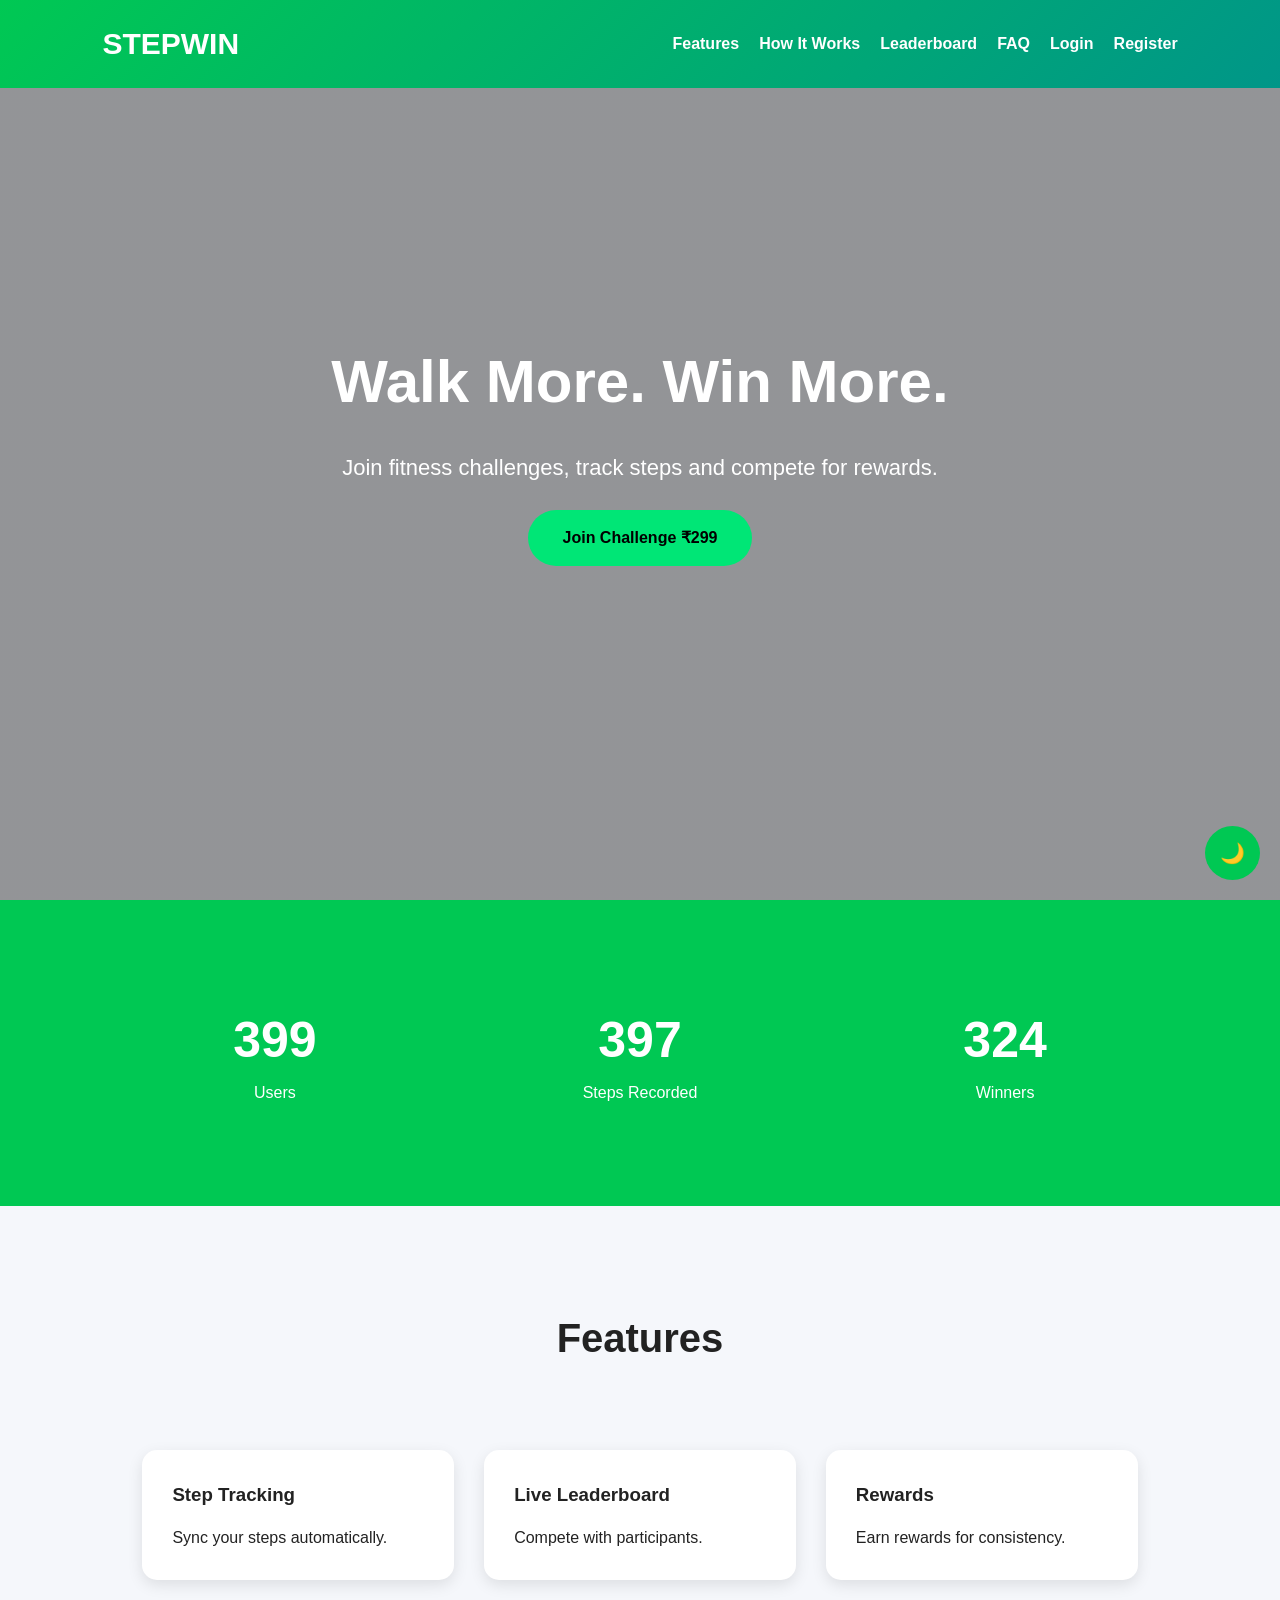
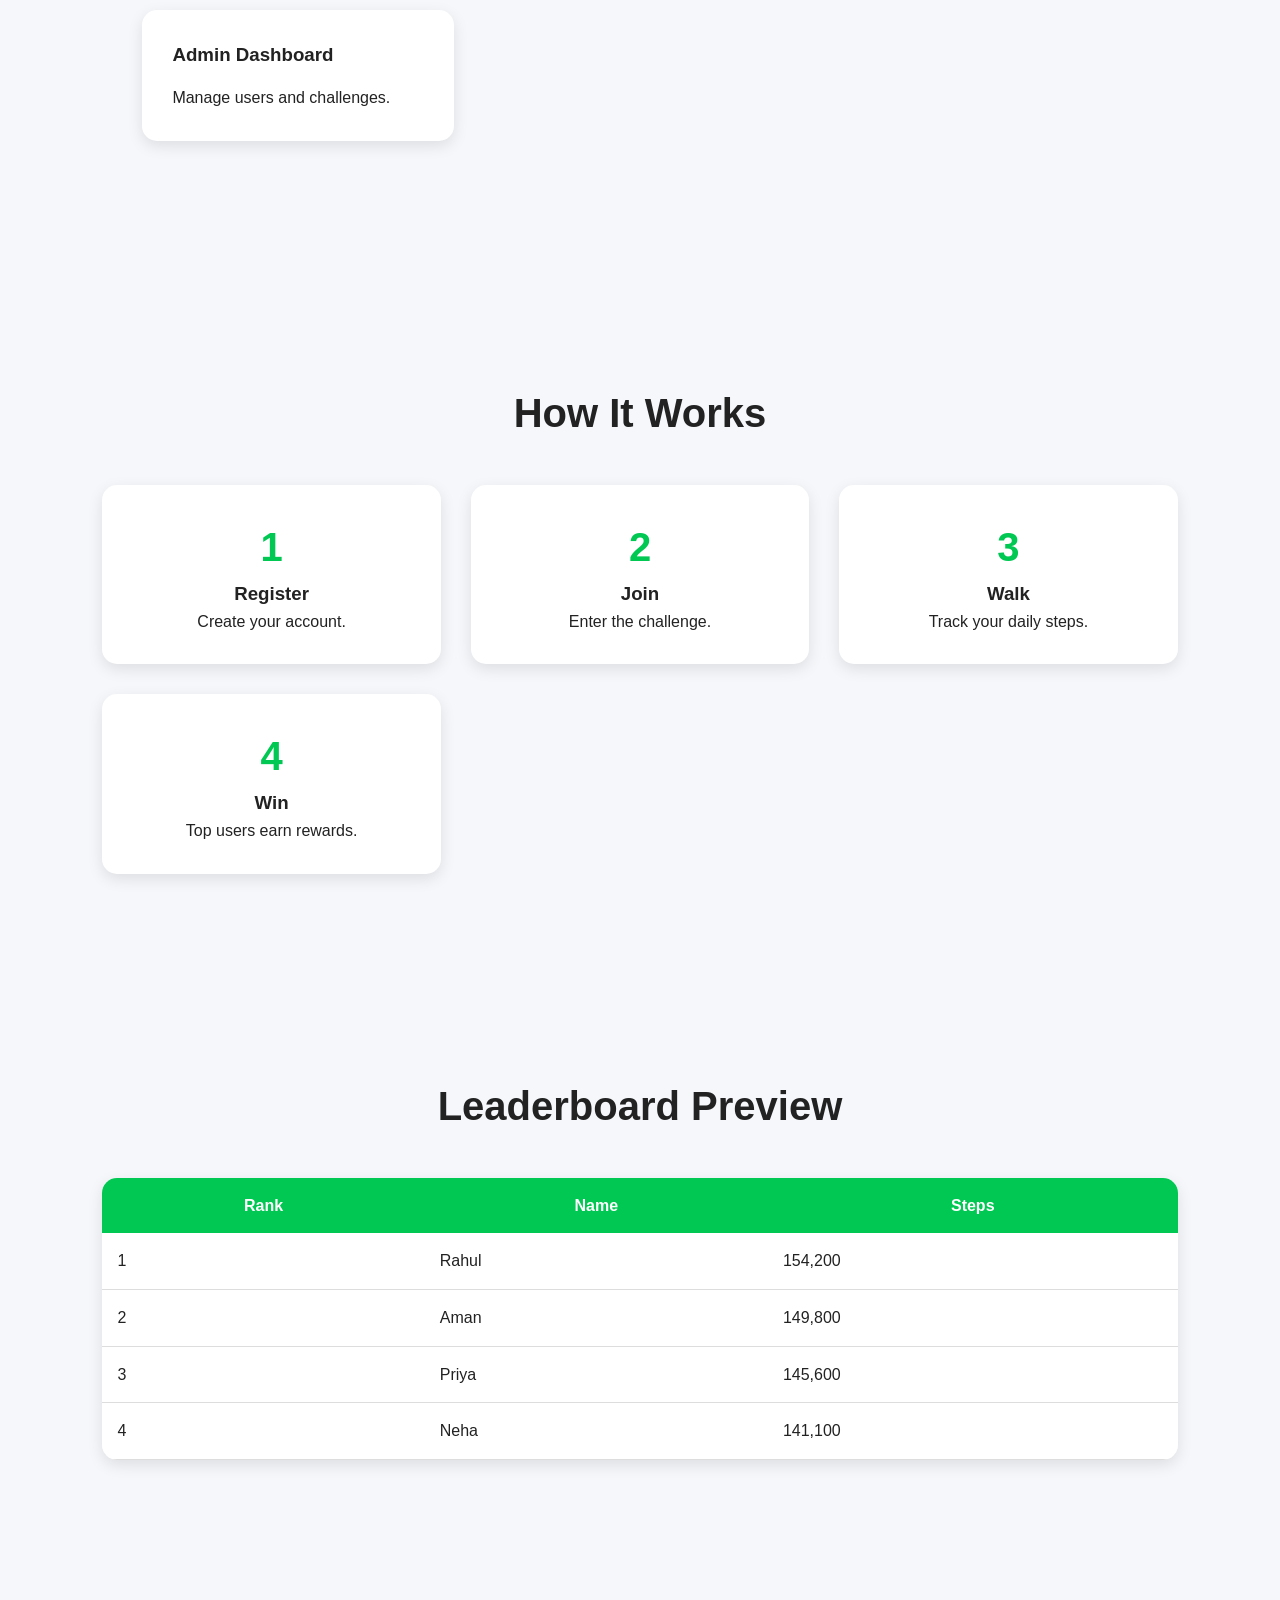
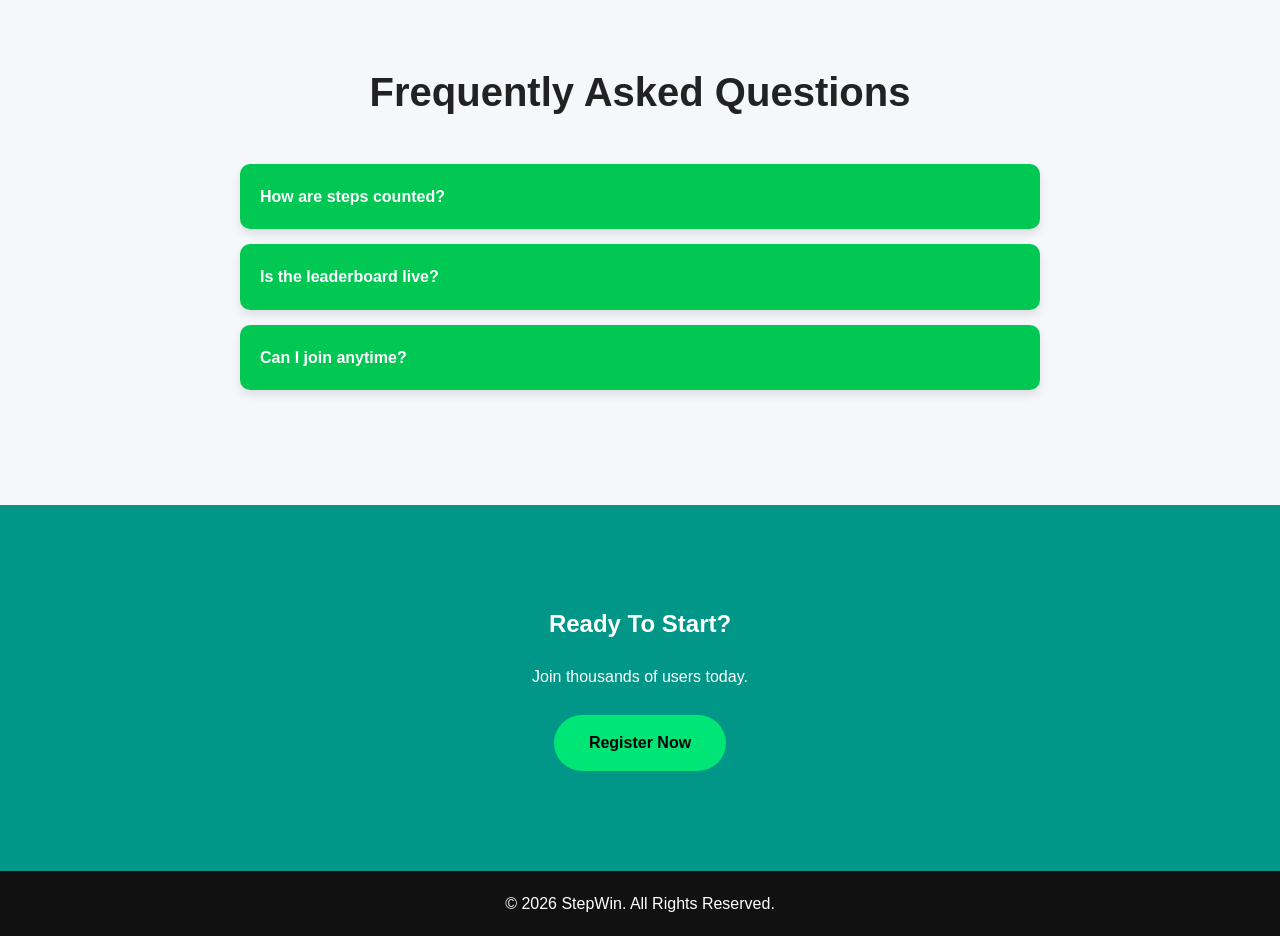
<file: index.html>
<!DOCTYPE html>
<html lang="en">
<head>
<meta charset="UTF-8">
<meta name="viewport" content="width=device-width, initial-scale=1.0">
<title>StepWin - Walk More, Win More</title>
  
<link rel="stylesheet" href="style.css">
<script src="script.js" defer></script>

</head>
<style>
*{
margin:0;
padding:0;
box-sizing:border-box;
font-family:Arial, sans-serif;
}

body{
background:#f5f7fb;
color:#222;
line-height:1.6;
}

header{
background:linear-gradient(135deg,#00c853,#009688);
color:white;
padding:20px 8%;
position:fixed;
width:100%;
top:0;
z-index:1000;
}

nav{
display:flex;
justify-content:space-between;
align-items:center;
}

.logo{
font-size:30px;
font-weight:bold;
}

nav ul{
display:flex;
list-style:none;
gap:20px;
}

nav a{
color:white;
text-decoration:none;
font-weight:bold;
}

.hero{
height:100vh;
display:flex;
justify-content:center;
align-items:center;
text-align:center;
background:linear-gradient(rgba(0,0,0,.4),rgba(0,0,0,.4)),
url('https://images.unsplash.com/photo-1517836357463-d25dfeac3438?w=1200');
background-size:cover;
background-position:center;
color:white;
padding:20px;
}

.hero-content h1{
font-size:60px;
margin-bottom:20px;
}

.hero-content p{
font-size:22px;
margin-bottom:25px;
}

.btn{
display:inline-block;
padding:15px 35px;
background:#00e676;
color:black;
font-weight:bold;
border-radius:30px;
text-decoration:none;
transition:.3s;
}

.btn:hover{
background:white;
}

section{
padding:100px 8%;
}

.section-title{
text-align:center;
font-size:40px;
margin-bottom:40px;
}

.features{
display:grid;
grid-template-columns:repeat(auto-fit,minmax(250px,1fr));
gap:30px;
}

.card{
background:white;
padding:30px;
border-radius:15px;
box-shadow:0 5px 15px rgba(0,0,0,.1);
transition:.3s;
}

.card:hover{
transform:translateY(-10px);
}

.card h3{
margin-bottom:15px;
}

.stats{
background:#00c853;
color:white;
display:grid;
grid-template-columns:repeat(auto-fit,minmax(200px,1fr));
text-align:center;
gap:20px;
}

.stat-box h2{
font-size:50px;
}

.steps{
display:grid;
grid-template-columns:repeat(auto-fit,minmax(250px,1fr));
gap:30px;
}

.step{
background:white;
padding:30px;
border-radius:15px;
box-shadow:0 5px 15px rgba(0,0,0,.1);
text-align:center;
}

.step span{
font-size:40px;
font-weight:bold;
color:#00c853;
}

.leaderboard{
background:white;
border-radius:15px;
overflow:hidden;
box-shadow:0 5px 15px rgba(0,0,0,.1);
}

table{
width:100%;
border-collapse:collapse;
}

th{
background:#00c853;
color:white;
padding:15px;
}

td{
padding:15px;
border-bottom:1px solid #ddd;
}

.faq{
max-width:800px;
margin:auto;
}

.faq-item{
background:white;
margin-bottom:15px;
border-radius:10px;
overflow:hidden;
box-shadow:0 5px 10px rgba(0,0,0,.1);
}

.faq-question{
padding:20px;
cursor:pointer;
font-weight:bold;
background:#00c853;
color:white;
}

.faq-answer{
padding:20px;
display:none;
}

.contact{
text-align:center;
background:#009688;
color:white;
}

.contact h2{
margin-bottom:20px;
}

footer{
background:#111;
color:white;
text-align:center;
padding:20px;
}

.darkmode{
position:fixed;
right:20px;
bottom:20px;
padding:15px;
border:none;
border-radius:50%;
cursor:pointer;
background:#00c853;
font-size:20px;
}

.dark{
background:#121212;
color:white;
}

.dark .card,
.dark .step,
.dark .faq-item,
.dark .leaderboard{
background:#1e1e1e;
color:white;
}

.dark td{
border-color:#333;
}

@media(max-width:768px){

.hero-content h1{
font-size:40px;
}

.section-title{
font-size:30px;
}

nav ul{
display:none;
}

}
</style>
</head>

<body>

<header>
<nav>
<div class="logo">STEPWIN</div>

<ul>
<li><a href="#features">Features</a></li>
<li><a href="#how">How It Works</a></li>
<li><a href="#leaderboard">Leaderboard</a></li>
<li><a href="#faq">FAQ</a></li>
 <liv><a href="login.html">Login</a></liv>
  <li><a href="register.html">Register</a></li>
</ul>
</nav>
</header>

<section class="hero">
<div class="hero-content">
<h1>Walk More. Win More.</h1>
<p>Join fitness challenges, track steps and compete for rewards.</p>
<a href="#" class="btn">Join Challenge ₹299</a>
</div>
</section>

<section class="stats">
<div class="stat-box">
<h2 id="users">0</h2>
<p>Users</p>
</div>

<div class="stat-box">
<h2 id="steps">0</h2>
<p>Steps Recorded</p>
</div>

<div class="stat-box">
<h2 id="winners">0</h2>
<p>Winners</p>
</div>
</section>

<section id="features">
<h2 class="section-title">Features</h2>

<div class="features">

<div class="card">
<h3>Step Tracking</h3>
<p>Sync your steps automatically.</p>
</div>

<div class="card">
<h3>Live Leaderboard</h3>
<p>Compete with participants.</p>
</div>

<div class="card">
<h3>Rewards</h3>
<p>Earn rewards for consistency.</p>
</div>

<div class="card">
<h3>Admin Dashboard</h3>
<p>Manage users and challenges.</p>
</div>

</div>
</section>

<section id="how">
<h2 class="section-title">How It Works</h2>

<div class="steps">

<div class="step">
<span>1</span>
<h3>Register</h3>
<p>Create your account.</p>
</div>

<div class="step">
<span>2</span>
<h3>Join</h3>
<p>Enter the challenge.</p>
</div>

<div class="step">
<span>3</span>
<h3>Walk</h3>
<p>Track your daily steps.</p>
</div>

<div class="step">
<span>4</span>
<h3>Win</h3>
<p>Top users earn rewards.</p>
</div>

</div>
</section>

<section id="leaderboard">
<h2 class="section-title">Leaderboard Preview</h2>

<div class="leaderboard">

<table>

<tr>
<th>Rank</th>
<th>Name</th>
<th>Steps</th>
</tr>

<tr>
<td>1</td>
<td>Rahul</td>
<td>154,200</td>
</tr>

<tr>
<td>2</td>
<td>Aman</td>
<td>149,800</td>
</tr>

<tr>
<td>3</td>
<td>Priya</td>
<td>145,600</td>
</tr>

<tr>
<td>4</td>
<td>Neha</td>
<td>141,100</td>
</tr>

</table>

</div>
</section>

<section id="faq">
<h2 class="section-title">Frequently Asked Questions</h2>

<div class="faq">

<div class="faq-item">
<div class="faq-question">How are steps counted?</div>
<div class="faq-answer">
Automatically through supported health apps.
</div>
</div>

<div class="faq-item">
<div class="faq-question">Is the leaderboard live?</div>
<div class="faq-answer">
Yes, rankings update automatically.
</div>
</div>

<div class="faq-item">
<div class="faq-question">Can I join anytime?</div>
<div class="faq-answer">
You can join active challenges.
</div>
</div>

</div>
</section>

<section class="contact">
<h2>Ready To Start?</h2>
<p>Join thousands of users today.</p>
<br>
<a href="#" class="btn">Register Now</a>
</section>

<footer>
<p>© 2026 StepWin. All Rights Reserved.</p>
</footer>

<button class="darkmode">🌙</button>

<script>

function animateValue(id,start,end,duration){

let obj=document.getElementById(id);

let range=end-start;

let current=start;

let increment=end>start?1:-1;

let stepTime=Math.abs(Math.floor(duration/range));

let timer=setInterval(function(){

current+=increment;

obj.innerHTML=current.toLocaleString();

if(current==end){
clearInterval(timer);
}

},stepTime);

}

animateValue("users",0,12000,2000);
animateValue("steps",0,500000,3000);
animateValue("winners",0,350,2000);

document.querySelectorAll(".faq-question")
.forEach(item=>{

item.addEventListener("click",()=>{

let answer=item.nextElementSibling;

if(answer.style.display==="block"){
answer.style.display="none";
}else{
answer.style.display="block";
}

});

});

let dark=document.querySelector(".darkmode");

dark.addEventListener("click",()=>{

document.body.classList.toggle("dark");

});

</script>

</body>
</html>
</file>
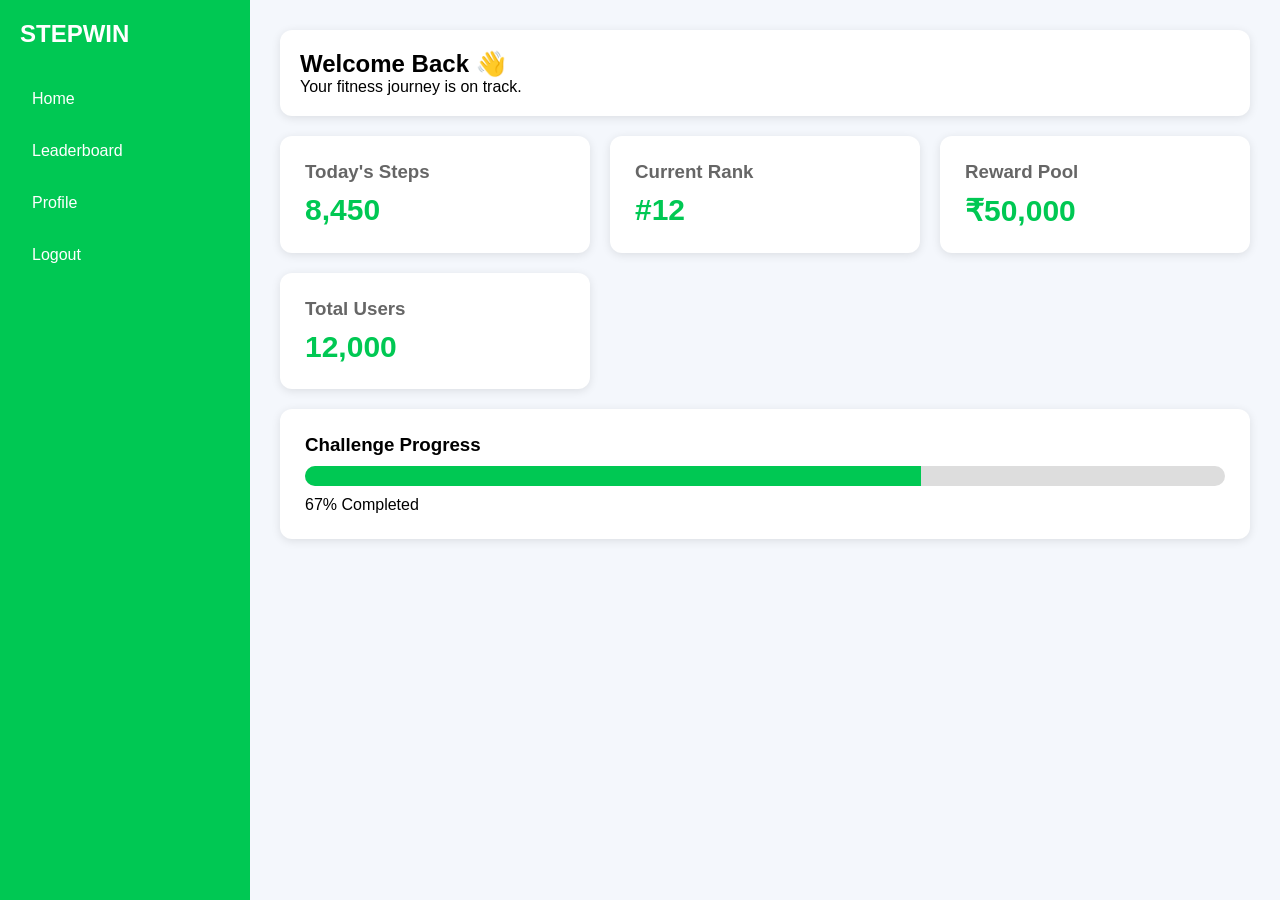
<file: dashboard.html>
<!DOCTYPE html>
<html lang="en">
<head>
<meta charset="UTF-8">
<meta name="viewport" content="width=device-width, initial-scale=1.0">
<title>StepWin Dashboard</title>

<style>
*{
margin:0;
padding:0;
box-sizing:border-box;
font-family:Arial,sans-serif;
}

body{
background:#f4f7fc;
}

.sidebar{
position:fixed;
left:0;
top:0;
width:250px;
height:100vh;
background:#00c853;
padding:20px;
color:white;
}

.sidebar h2{
margin-bottom:30px;
}

.sidebar a{
display:block;
color:white;
text-decoration:none;
padding:12px;
margin:10px 0;
border-radius:8px;
}

.sidebar a:hover{
background:rgba(255,255,255,.2);
}

.main{
margin-left:250px;
padding:30px;
}

.topbar{
background:white;
padding:20px;
border-radius:12px;
box-shadow:0 2px 10px rgba(0,0,0,.1);
margin-bottom:20px;
}

.cards{
display:grid;
grid-template-columns:repeat(auto-fit,minmax(250px,1fr));
gap:20px;
}

.card{
background:white;
padding:25px;
border-radius:12px;
box-shadow:0 2px 10px rgba(0,0,0,.1);
}

.card h3{
color:#666;
margin-bottom:10px;
}

.card p{
font-size:30px;
font-weight:bold;
color:#00c853;
}

.progress{
background:white;
padding:25px;
margin-top:20px;
border-radius:12px;
box-shadow:0 2px 10px rgba(0,0,0,.1);
}

.bar{
height:20px;
background:#ddd;
border-radius:20px;
overflow:hidden;
margin-top:10px;
}

.fill{
height:100%;
width:67%;
background:#00c853;
}

@media(max-width:768px){

.sidebar{
width:100%;
height:auto;
position:relative;
}

.main{
margin-left:0;
}

}
</style>

</head>
<body>

<div class="sidebar">
<h2>STEPWIN</h2>

<a href="index.html">Home</a>
<a href="leaderboard.html">Leaderboard</a>
<a href="profile.html">Profile</a>
<a href="login.html">Logout</a>
</div>

<div class="main">

<div class="topbar">
<h2>Welcome Back 👋</h2>
<p>Your fitness journey is on track.</p>
</div>

<div class="cards">

<div class="card">
<h3>Today's Steps</h3>
<p>8,450</p>
</div>

<div class="card">
<h3>Current Rank</h3>
<p>#12</p>
</div>

<div class="card">
<h3>Reward Pool</h3>
<p>₹50,000</p>
</div>

<div class="card">
<h3>Total Users</h3>
<p>12,000</p>
</div>

</div>

<div class="progress">
<h3>Challenge Progress</h3>
<div class="bar">
<div class="fill"></div>
</div>
<p style="margin-top:10px;">67% Completed</p>
</div>

</div>

</body>
</html>
</file>
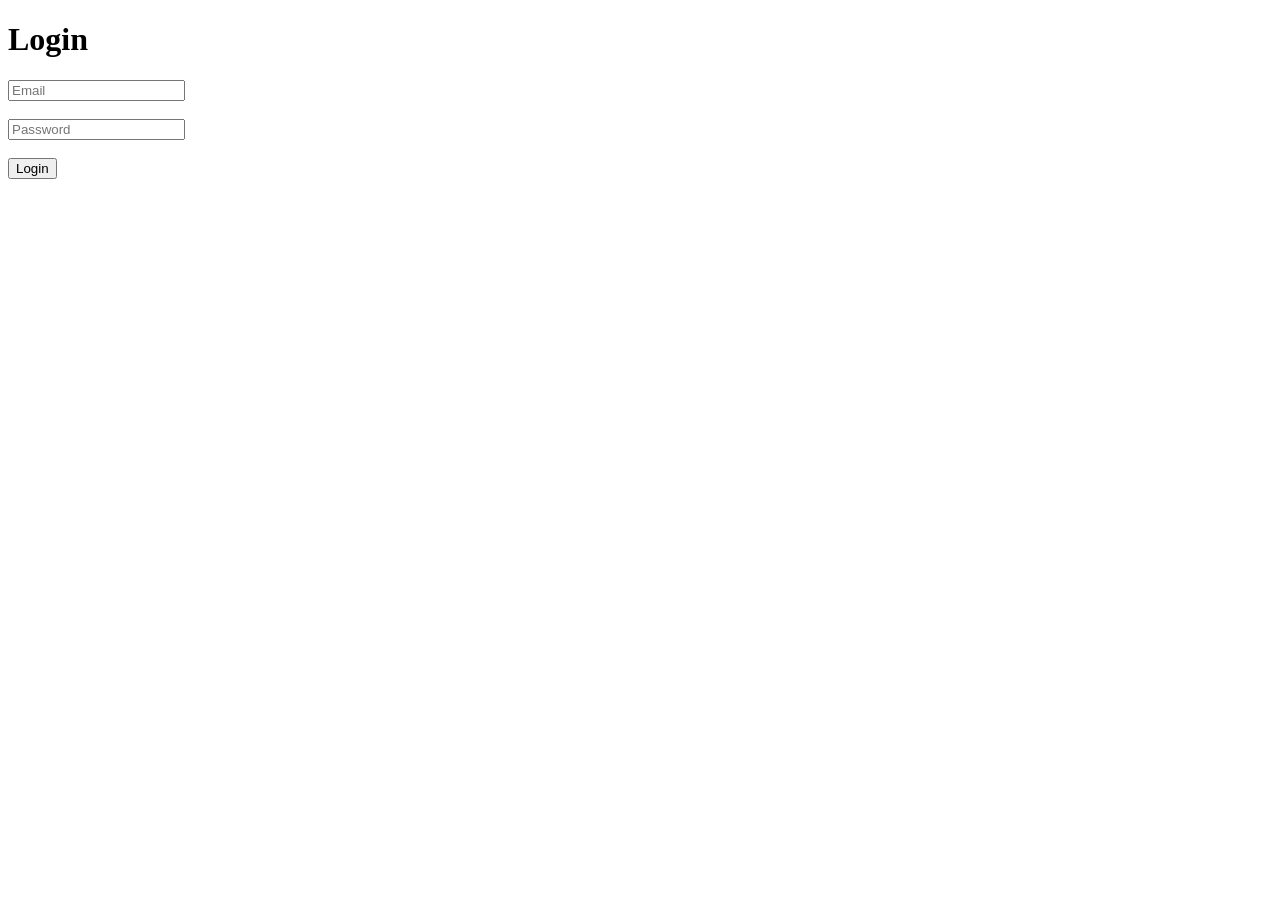
<file: login.html>
<!DOCTYPE html>
<html>
<head>
<title>StepWin Login</title>
</head>
<body>
<h1>Login</h1>

<input type="email" placeholder="Email"><br><br>
<input type="password" placeholder="Password"><br><br>

<button>Login</button>

</body>
</html>
</file>
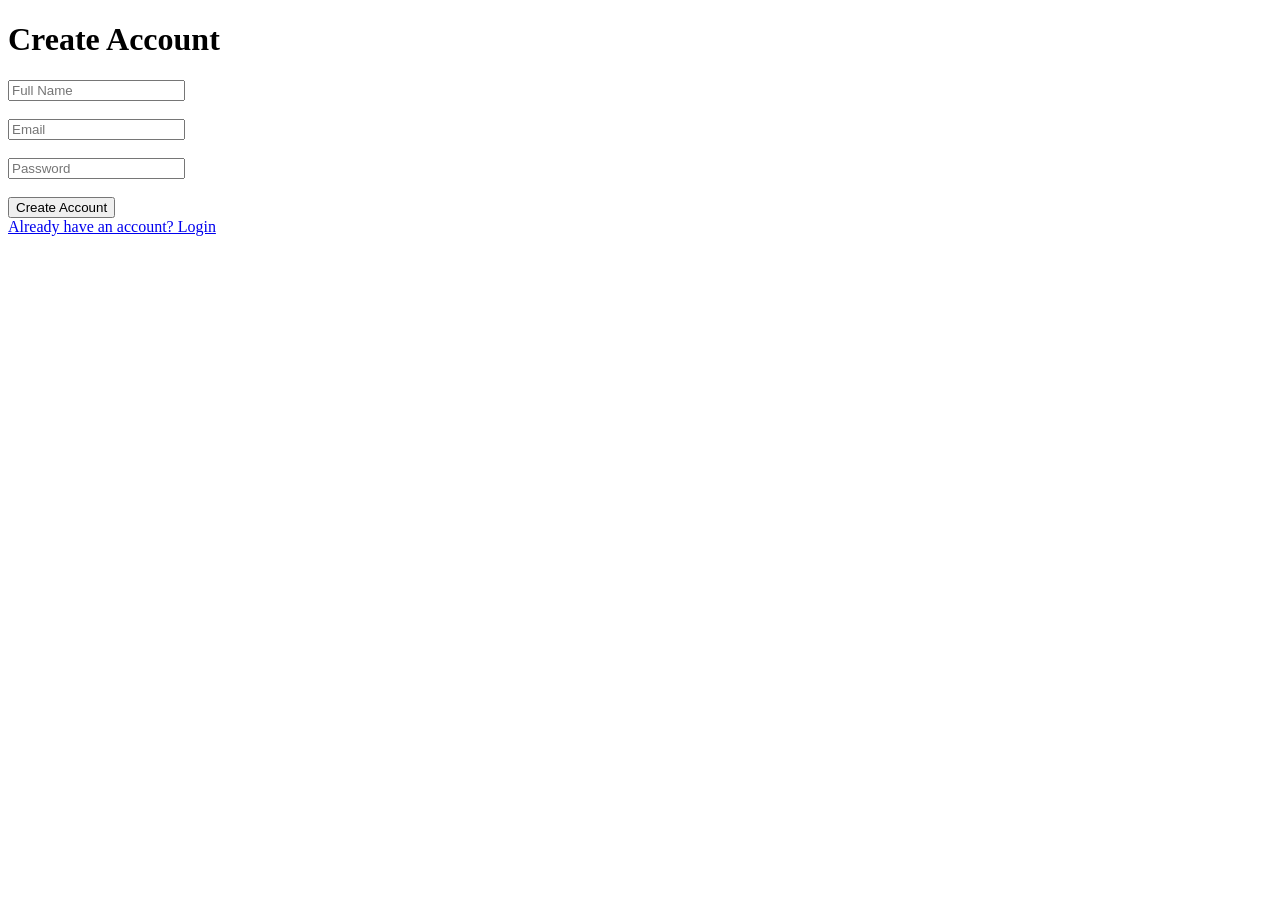
<file: register.html>
<!DOCTYPE html>
<html>
<head>
<title>StepWin Register</title>
</head>
<body>

<h1>Create Account</h1>

<form>
<input type="text" placeholder="Full Name"><br><br>

<input type="email" placeholder="Email"><br><br>

<input type="password" placeholder="Password"><br><br>

<button>Create Account</button>
</form>

<a href="login.html">Already have an account? Login</a>

</body>
</html>
</file>
<file: style.css>
body{
    margin:0;
    font-family:Arial,sans-serif;
    background:#f5f7fb;
}

.hero{
    text-align:center;
    padding:120px 20px;
    background:linear-gradient(135deg,#00c853,#009688);
    color:white;
}

.btn{
    display:inline-block;
    padding:12px 25px;
    background:white;
    color:#00c853;
    text-decoration:none;
    border-radius:25px;
    font-weight:bold;
}

.features{
    display:grid;
    grid-template-columns:repeat(auto-fit,minmax(250px,1fr));
    gap:20px;
    padding:40px;
}

.card{
    background:white;
    padding:20px;
    border-radius:12px;
    box-shadow:0 2px 10px rgba(0,0,0,0.1);
}
</file>
